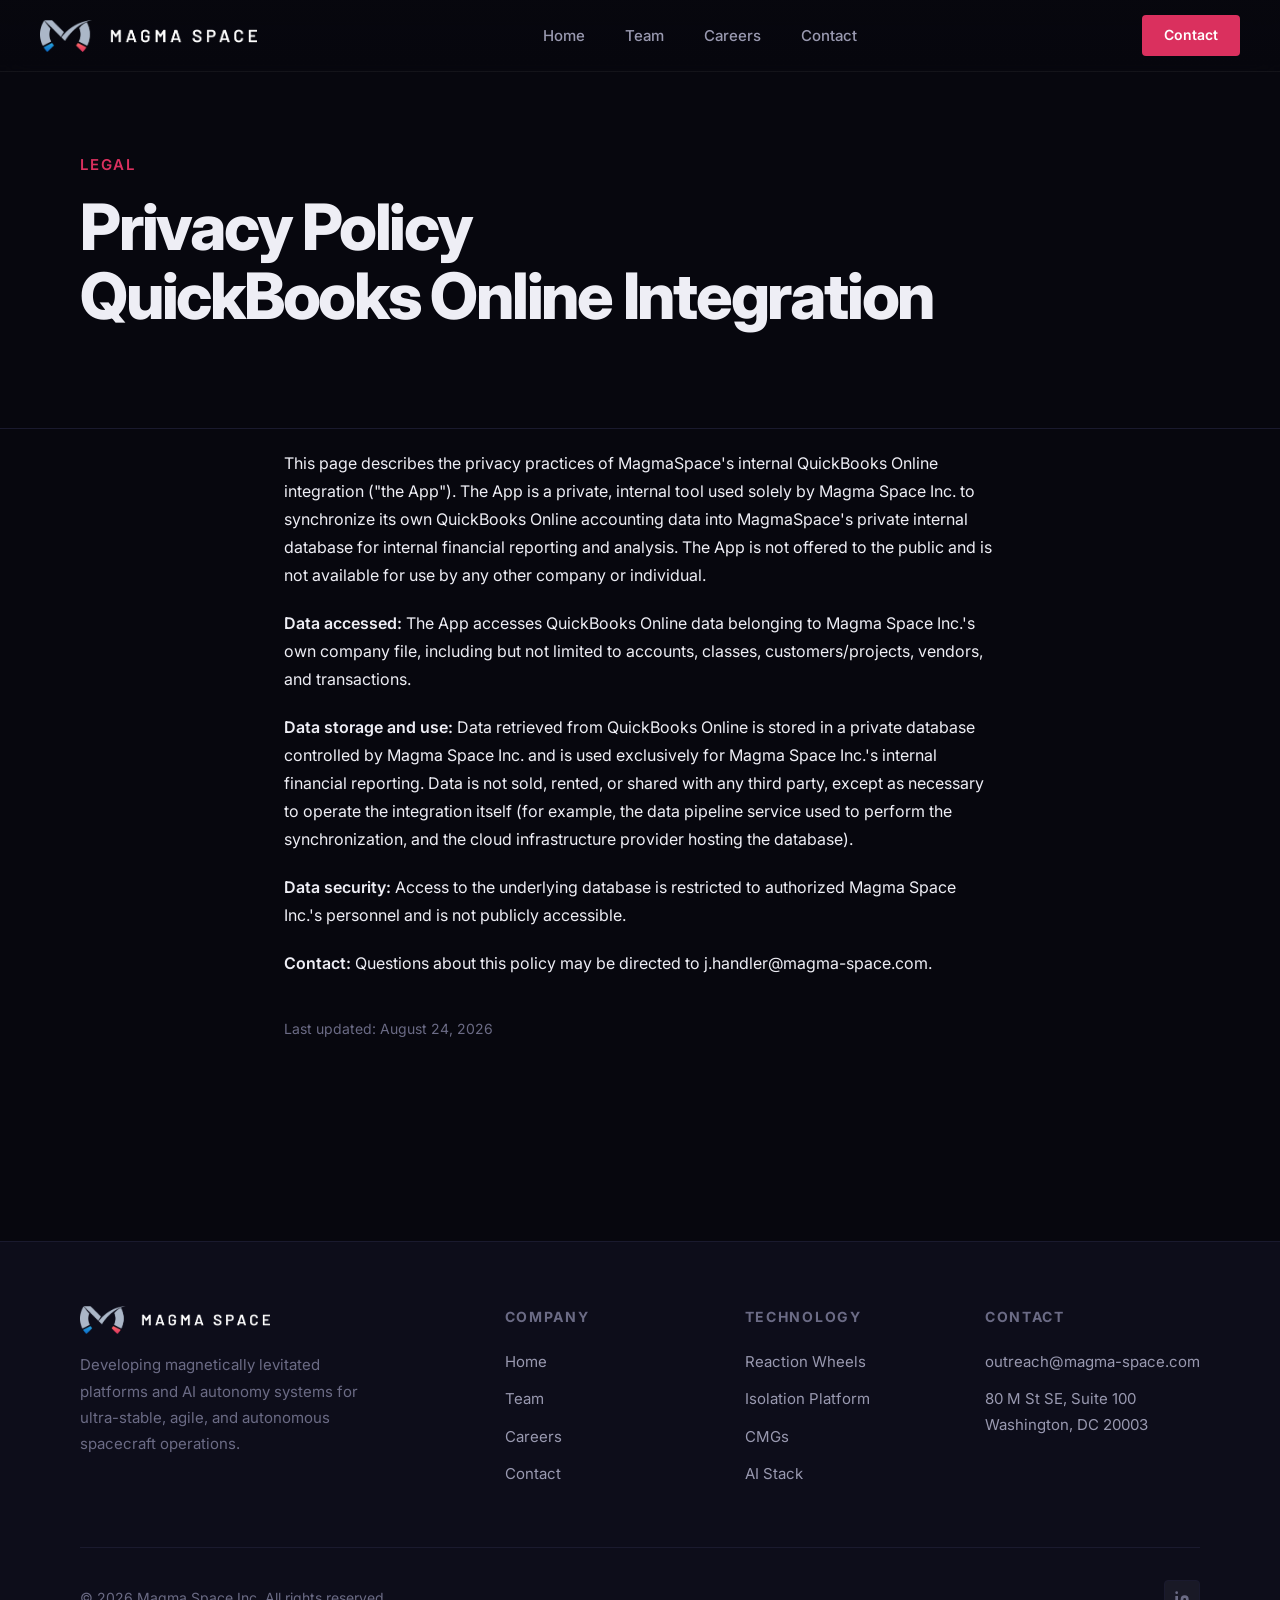
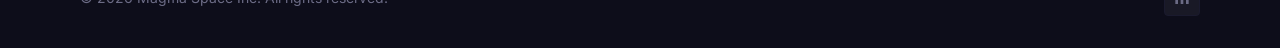
<file: quickbooks-integration/privacy-policy/index.html>
<!DOCTYPE html>
<html lang="en">
<head>
  <meta charset="UTF-8">
  <meta name="viewport" content="width=device-width, initial-scale=1.0">
  <title>Privacy Policy — QuickBooks Online Integration</title>
  <meta name="robots" content="noindex, nofollow">
  <link rel="icon" type="image/png" href="/Images/logos/magma_favicon.png">
  <meta name="theme-color" content="#DA305E">

  <link rel="preconnect" href="https://fonts.googleapis.com">
  <link rel="preconnect" href="https://fonts.gstatic.com" crossorigin>
  <link href="https://fonts.googleapis.com/css2?family=Inter:ital,wght@0,400;0,500;0,600;0,700;0,800;0,900;1,400&display=swap" rel="stylesheet">
  <link rel="stylesheet" href="/style.css">
  <style>
    .policy-body {
      max-width: 760px;
      margin: 0 auto;
      padding: 0 24px 80px;
      color: var(--text);
      line-height: 1.75;
      font-size: 16px;
    }
    .policy-body p { margin-bottom: 20px; }
    .policy-body strong { color: var(--text); font-weight: 600; }
    .policy-body .updated {
      margin-top: 40px;
      font-size: 14px;
      color: var(--text-muted);
    }
  </style>
</head>
<body>

<!-- ── Navigation ─────────────────────────────────────────────────── -->
<nav>
  <a href="/" class="nav-logo"><img src="/Images/logos/221030_Magma_Space_Logo_horizontal_negative.png" alt="Magma Space"></a>
  <ul class="nav-links">
    <li><a href="/">Home</a></li>
    <li><a href="/team">Team</a></li>
    <li><a href="/careers">Careers</a></li>
    <li><a href="/contact">Contact</a></li>
  </ul>
  <a href="/contact" class="btn-contact">Contact</a>
  <button class="nav-toggle" aria-label="Toggle navigation" aria-expanded="false">
    <span></span><span></span><span></span>
  </button>
</nav>

<!-- ── Page Hero ──────────────────────────────────────────────────── -->
<section class="page-hero">
  <div class="container">
    <span class="tag">Legal</span>
    <h1>Privacy Policy<br>QuickBooks Online Integration</h1>
  </div>
</section>

<!-- ── Body ───────────────────────────────────────────────────────── -->
<section class="section" style="padding-top: 20px;">
  <div class="policy-body">

    <p>This page describes the privacy practices of MagmaSpace's internal QuickBooks Online integration ("the App"). The App is a private, internal tool used solely by Magma Space Inc. to synchronize its own QuickBooks Online accounting data into MagmaSpace's private internal database for internal financial reporting and analysis. The App is not offered to the public and is not available for use by any other company or individual.</p>

    <p><strong>Data accessed:</strong> The App accesses QuickBooks Online data belonging to Magma Space Inc.'s own company file, including but not limited to accounts, classes, customers/projects, vendors, and transactions.</p>

    <p><strong>Data storage and use:</strong> Data retrieved from QuickBooks Online is stored in a private database controlled by Magma Space Inc. and is used exclusively for Magma Space Inc.'s internal financial reporting. Data is not sold, rented, or shared with any third party, except as necessary to operate the integration itself (for example, the data pipeline service used to perform the synchronization, and the cloud infrastructure provider hosting the database).</p>

    <p><strong>Data security:</strong> Access to the underlying database is restricted to authorized Magma Space Inc.'s personnel and is not publicly accessible.</p>

    <p><strong>Contact:</strong> Questions about this policy may be directed to <a href="mailto:j.handler@magma-space.com">j.handler@magma-space.com</a>.</p>

    <p class="updated">Last updated: August 24, 2026</p>

  </div>
</section>

<!-- ── Footer ─────────────────────────────────────────────────────── -->
<footer>
  <div class="container">
    <div class="footer-main">
      <div class="footer-brand">
        <a href="/" class="nav-logo"><img src="/Images/logos/221030_Magma_Space_Logo_horizontal_negative.png" alt="Magma Space"></a>
        <p>Developing magnetically levitated platforms and AI autonomy systems for ultra-stable, agile, and autonomous spacecraft operations.</p>
      </div>
      <div class="footer-col">
        <h4>Company</h4>
        <ul>
          <li><a href="/">Home</a></li>
          <li><a href="/team">Team</a></li>
          <li><a href="/careers">Careers</a></li>
          <li><a href="/contact">Contact</a></li>
        </ul>
      </div>
      <div class="footer-col">
        <h4>Technology</h4>
        <ul>
          <li><a href="/#capabilities">Reaction Wheels</a></li>
          <li><a href="/#capabilities">Isolation Platform</a></li>
          <li><a href="/#capabilities">CMGs</a></li>
          <li><a href="/#capabilities">AI Stack</a></li>
        </ul>
      </div>
      <div class="footer-col">
        <h4>Contact</h4>
        <ul>
          <li><a href="mailto:outreach@magma-space.com">outreach@magma-space.com</a></li>
          <li><a href="/contact">80 M St SE, Suite 100<br>Washington, DC 20003</a></li>
        </ul>
      </div>
    </div>
    <div class="footer-bottom">
      <p>&copy; 2026 Magma Space Inc. All rights reserved.</p>
      <div class="footer-social">
        <a href="https://www.linkedin.com/company/magma-space/" target="_blank" rel="noopener" aria-label="LinkedIn">
          <svg width="16" height="16" viewBox="0 0 24 24" fill="currentColor">
            <path d="M16 8a6 6 0 016 6v7h-4v-7a2 2 0 00-2-2 2 2 0 00-2 2v7h-4v-7a6 6 0 016-6zM2 9h4v12H2z"/>
            <circle cx="4" cy="4" r="2"/>
          </svg>
        </a>
      </div>
    </div>
  </div>
</footer>

<script src="/main.js"></script>
</body>
</html>
</file>
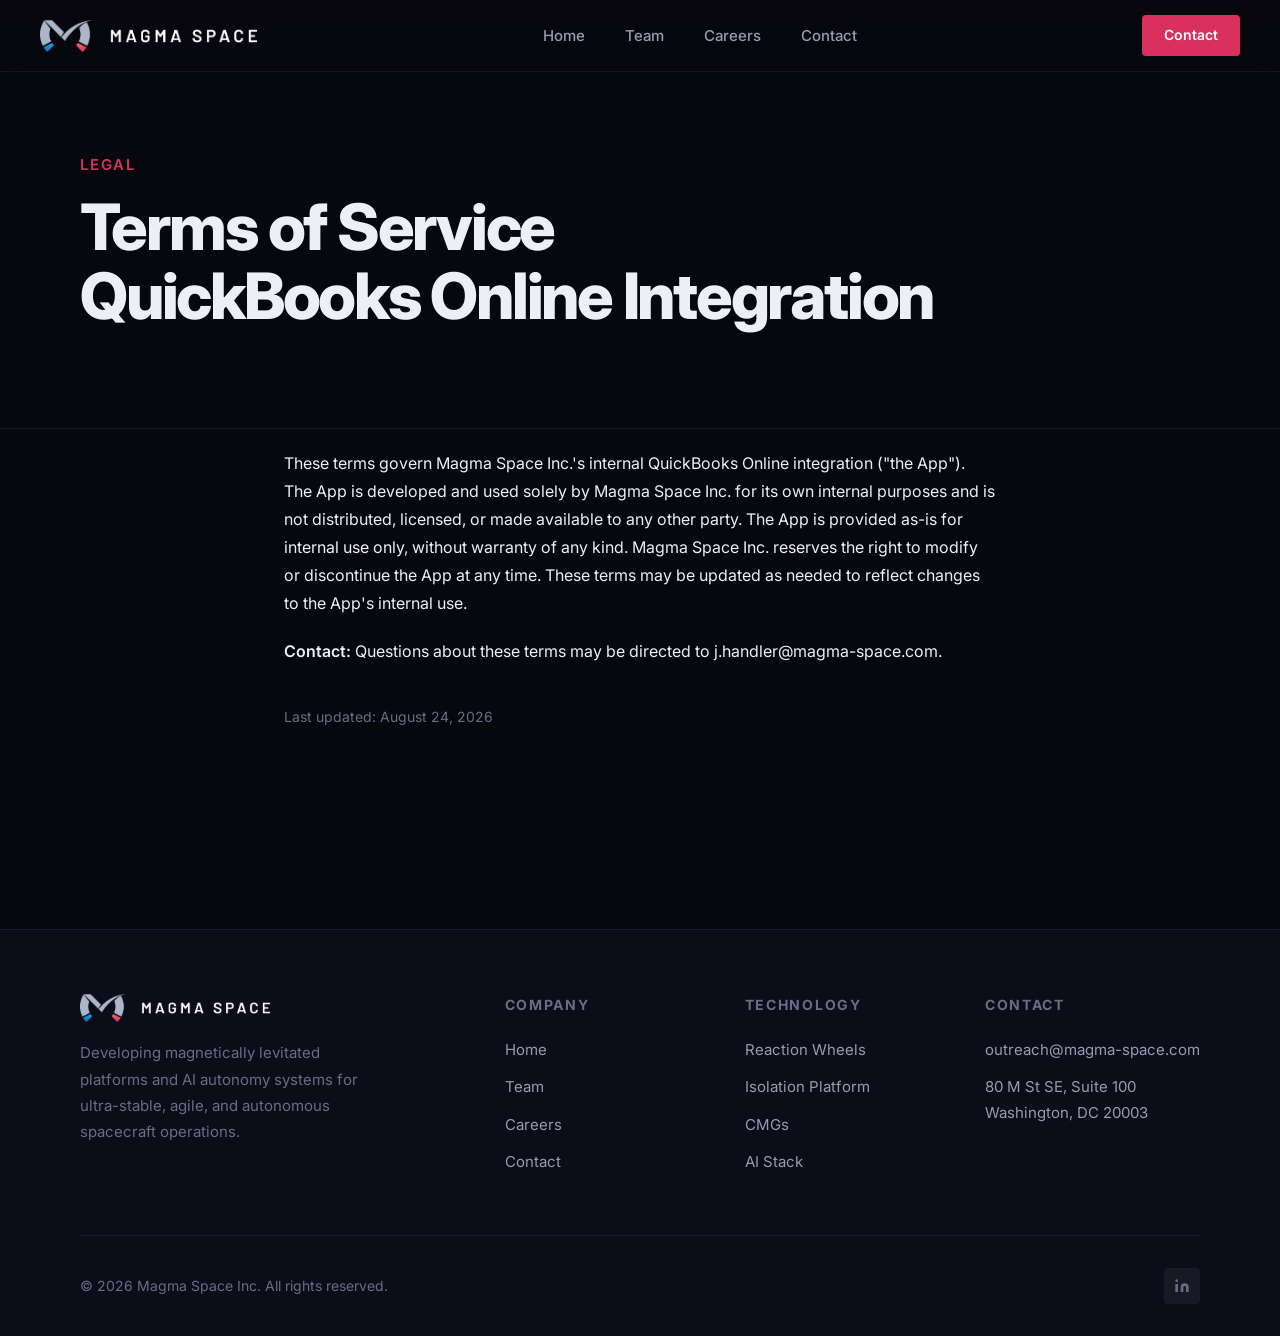
<file: quickbooks-integration/terms-of-service/index.html>
<!DOCTYPE html>
<html lang="en">
<head>
  <meta charset="UTF-8">
  <meta name="viewport" content="width=device-width, initial-scale=1.0">
  <title>Terms of Service — QuickBooks Online Integration</title>
  <meta name="robots" content="noindex, nofollow">
  <link rel="icon" type="image/png" href="/Images/logos/magma_favicon.png">
  <meta name="theme-color" content="#DA305E">

  <link rel="preconnect" href="https://fonts.googleapis.com">
  <link rel="preconnect" href="https://fonts.gstatic.com" crossorigin>
  <link href="https://fonts.googleapis.com/css2?family=Inter:ital,wght@0,400;0,500;0,600;0,700;0,800;0,900;1,400&display=swap" rel="stylesheet">
  <link rel="stylesheet" href="/style.css">
  <style>
    .policy-body {
      max-width: 760px;
      margin: 0 auto;
      padding: 0 24px 80px;
      color: var(--text);
      line-height: 1.75;
      font-size: 16px;
    }
    .policy-body p { margin-bottom: 20px; }
    .policy-body strong { color: var(--text); font-weight: 600; }
    .policy-body .updated {
      margin-top: 40px;
      font-size: 14px;
      color: var(--text-muted);
    }
  </style>
</head>
<body>

<!-- ── Navigation ─────────────────────────────────────────────────── -->
<nav>
  <a href="/" class="nav-logo"><img src="/Images/logos/221030_Magma_Space_Logo_horizontal_negative.png" alt="Magma Space"></a>
  <ul class="nav-links">
    <li><a href="/">Home</a></li>
    <li><a href="/team">Team</a></li>
    <li><a href="/careers">Careers</a></li>
    <li><a href="/contact">Contact</a></li>
  </ul>
  <a href="/contact" class="btn-contact">Contact</a>
  <button class="nav-toggle" aria-label="Toggle navigation" aria-expanded="false">
    <span></span><span></span><span></span>
  </button>
</nav>

<!-- ── Page Hero ──────────────────────────────────────────────────── -->
<section class="page-hero">
  <div class="container">
    <span class="tag">Legal</span>
    <h1>Terms of Service<br>QuickBooks Online Integration</h1>
  </div>
</section>

<!-- ── Body ───────────────────────────────────────────────────────── -->
<section class="section" style="padding-top: 20px;">
  <div class="policy-body">

    <p>These terms govern Magma Space Inc.'s internal QuickBooks Online integration ("the App"). The App is developed and used solely by Magma Space Inc. for its own internal purposes and is not distributed, licensed, or made available to any other party. The App is provided as-is for internal use only, without warranty of any kind. Magma Space Inc. reserves the right to modify or discontinue the App at any time. These terms may be updated as needed to reflect changes to the App's internal use.</p>

    <p><strong>Contact:</strong> Questions about these terms may be directed to <a href="mailto:j.handler@magma-space.com">j.handler@magma-space.com</a>.</p>

    <p class="updated">Last updated: August 24, 2026</p>

  </div>
</section>

<!-- ── Footer ─────────────────────────────────────────────────────── -->
<footer>
  <div class="container">
    <div class="footer-main">
      <div class="footer-brand">
        <a href="/" class="nav-logo"><img src="/Images/logos/221030_Magma_Space_Logo_horizontal_negative.png" alt="Magma Space"></a>
        <p>Developing magnetically levitated platforms and AI autonomy systems for ultra-stable, agile, and autonomous spacecraft operations.</p>
      </div>
      <div class="footer-col">
        <h4>Company</h4>
        <ul>
          <li><a href="/">Home</a></li>
          <li><a href="/team">Team</a></li>
          <li><a href="/careers">Careers</a></li>
          <li><a href="/contact">Contact</a></li>
        </ul>
      </div>
      <div class="footer-col">
        <h4>Technology</h4>
        <ul>
          <li><a href="/#capabilities">Reaction Wheels</a></li>
          <li><a href="/#capabilities">Isolation Platform</a></li>
          <li><a href="/#capabilities">CMGs</a></li>
          <li><a href="/#capabilities">AI Stack</a></li>
        </ul>
      </div>
      <div class="footer-col">
        <h4>Contact</h4>
        <ul>
          <li><a href="mailto:outreach@magma-space.com">outreach@magma-space.com</a></li>
          <li><a href="/contact">80 M St SE, Suite 100<br>Washington, DC 20003</a></li>
        </ul>
      </div>
    </div>
    <div class="footer-bottom">
      <p>&copy; 2026 Magma Space Inc. All rights reserved.</p>
      <div class="footer-social">
        <a href="https://www.linkedin.com/company/magma-space/" target="_blank" rel="noopener" aria-label="LinkedIn">
          <svg width="16" height="16" viewBox="0 0 24 24" fill="currentColor">
            <path d="M16 8a6 6 0 016 6v7h-4v-7a2 2 0 00-2-2 2 2 0 00-2 2v7h-4v-7a6 6 0 016-6zM2 9h4v12H2z"/>
            <circle cx="4" cy="4" r="2"/>
          </svg>
        </a>
      </div>
    </div>
  </div>
</footer>

<script src="/main.js"></script>
</body>
</html>
</file>
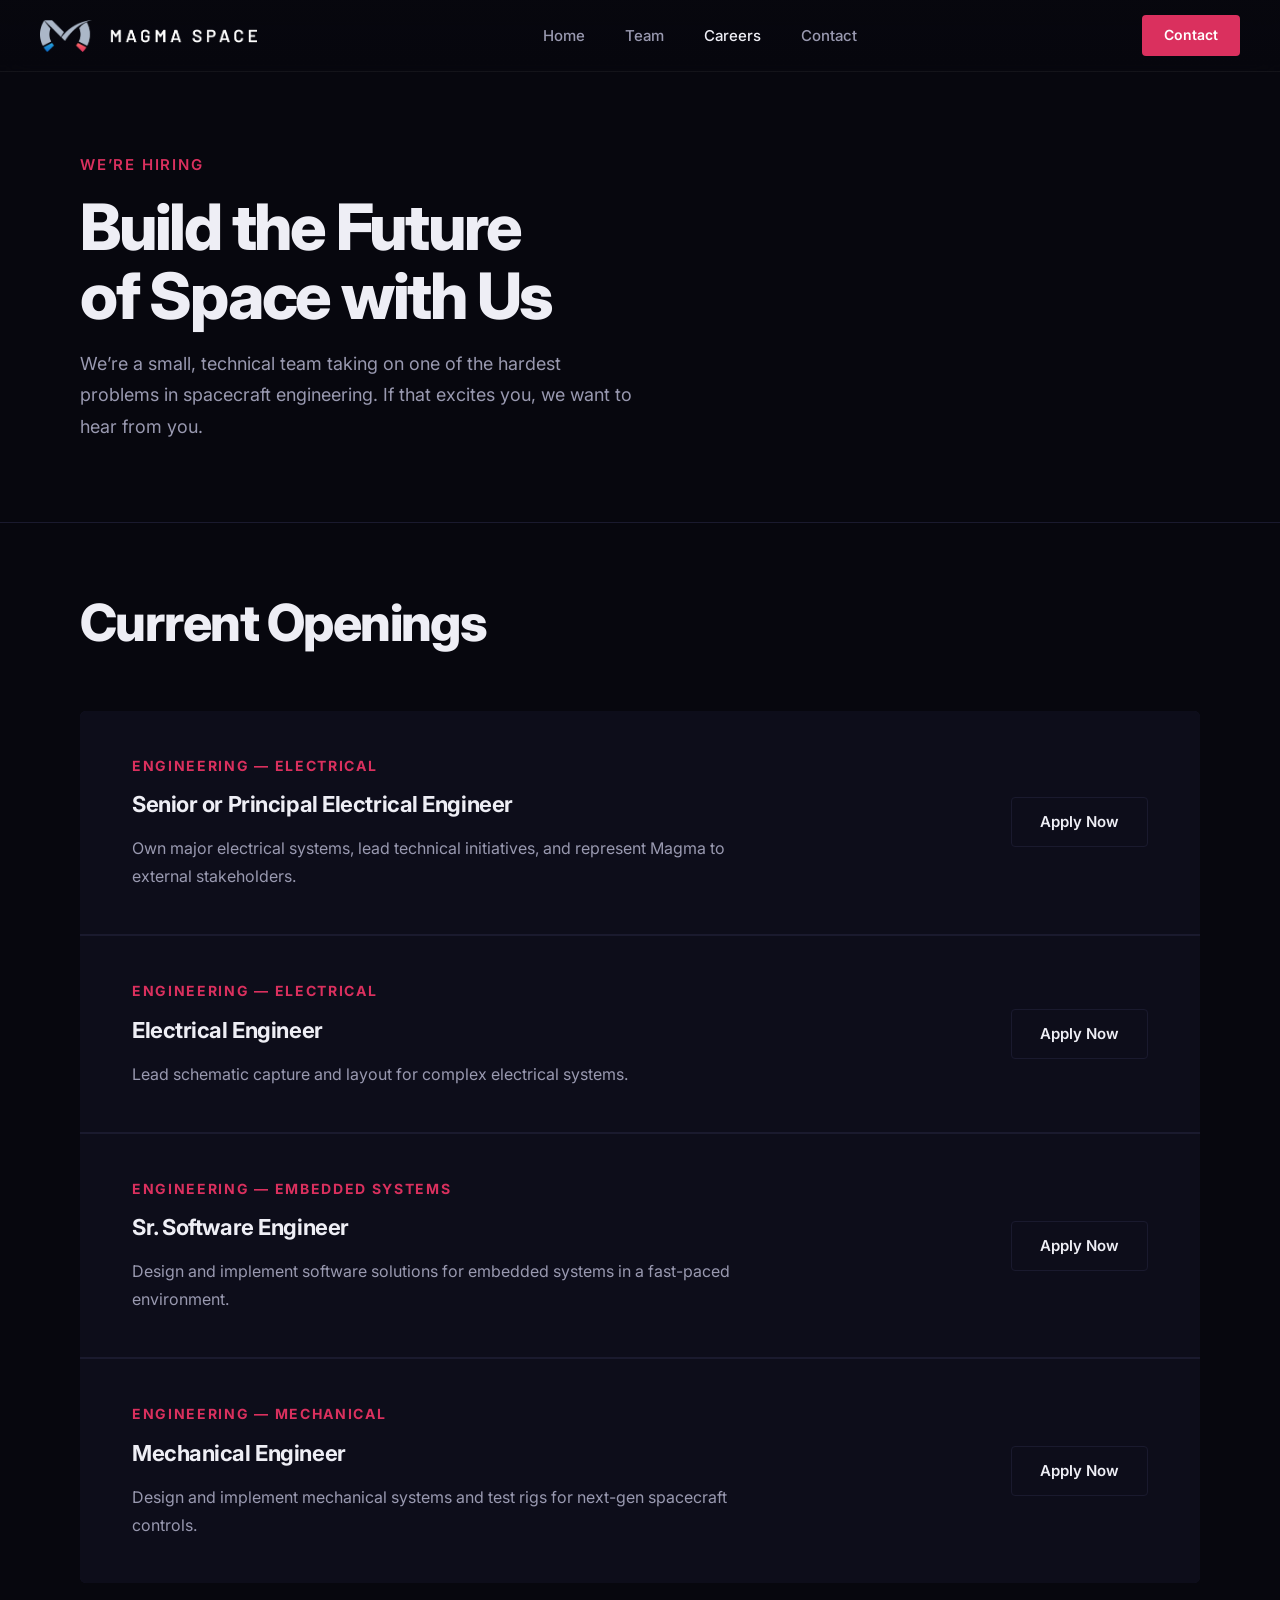
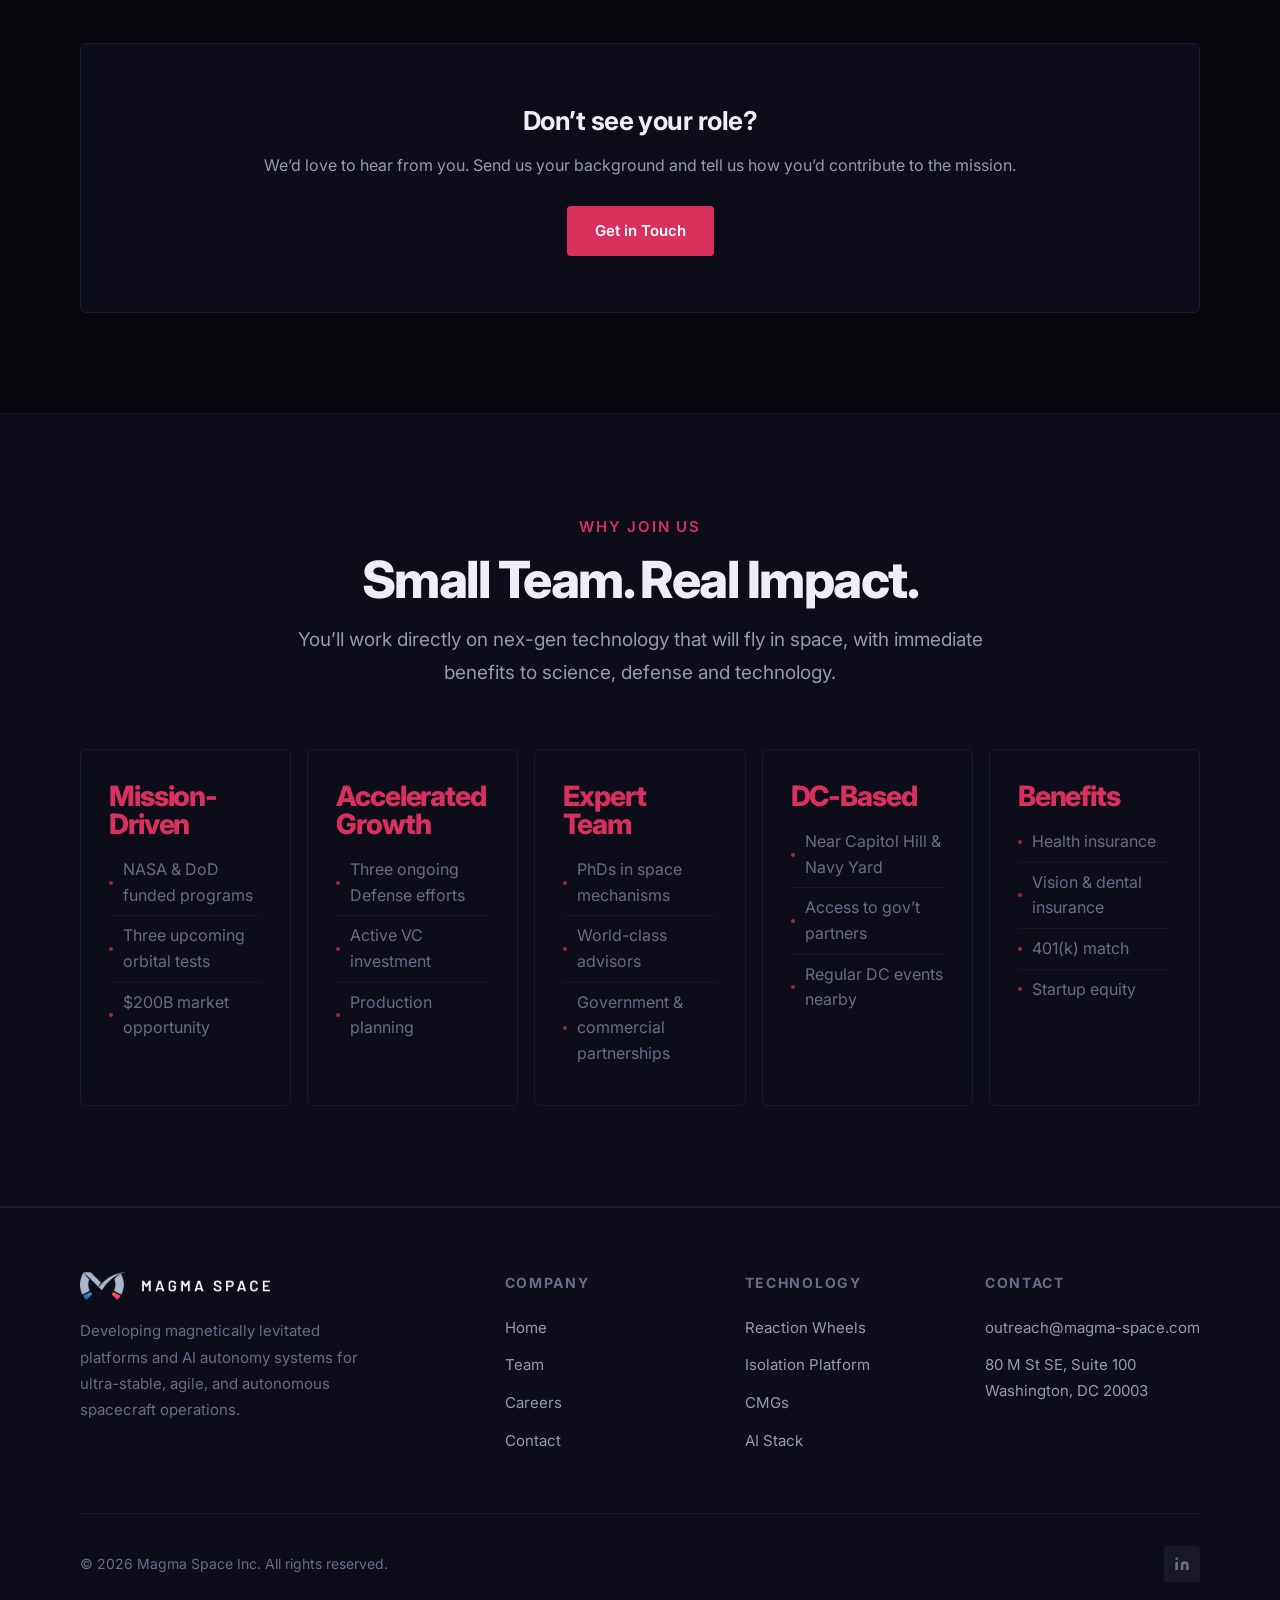
<file: careers.html>
<!DOCTYPE html>
<html lang="en">
<head>
  <meta charset="UTF-8">
  <meta name="viewport" content="width=device-width, initial-scale=1.0">
  <title>Careers — Magma Space</title>
  <meta name="description" content="Help build the next generation of precision satellite control systems and ultra-stable spacecraft. Open GNC, structures, and operations roles at Magma Space in Washington, DC.">
  <meta name="keywords" content="GNC engineer jobs, spacecraft engineering jobs, precision satellite control careers, spacecraft control systems engineer, Magma Space jobs, Washington DC aerospace jobs">
  <link rel="canonical" href="https://www.magma-space.com/careers">
  <link rel="icon" type="image/png" href="Images/logos/magma_favicon.png">
  <meta name="robots" content="index, follow, max-image-preview:large, max-snippet:-1">
  <meta name="theme-color" content="#DA305E">
  <meta name="author" content="Magma Space Inc.">

  <!-- Open Graph -->
  <meta property="og:type" content="website">
  <meta property="og:site_name" content="Magma Space">
  <meta property="og:url" content="https://www.magma-space.com/careers">
  <meta property="og:title" content="Careers — Magma Space">
  <meta property="og:description" content="Join the team building the next generation of ultra-stable, autonomous spacecraft. Open engineering and operations roles at Magma Space.">
  <meta property="og:image" content="https://www.magma-space.com/Images/stock/lasercomm.jpeg">
  <meta property="og:image:width" content="1200">
  <meta property="og:image:height" content="630">
  <meta property="og:locale" content="en_US">

  <!-- Twitter / X Card -->
  <meta name="twitter:card" content="summary_large_image">
  <meta name="twitter:title" content="Careers — Magma Space">
  <meta name="twitter:description" content="Join the team building the next generation of ultra-stable, autonomous spacecraft. Open engineering and operations roles at Magma Space.">
  <meta name="twitter:image" content="https://www.magma-space.com/Images/stock/lasercomm.jpeg">

  <link rel="preconnect" href="https://fonts.googleapis.com">
  <link rel="preconnect" href="https://fonts.gstatic.com" crossorigin>
  <link href="https://fonts.googleapis.com/css2?family=Inter:ital,wght@0,400;0,500;0,600;0,700;0,800;0,900;1,400&display=swap" rel="stylesheet">
  <link rel="stylesheet" href="style.css">

  <!-- Structured Data: JobPosting — Sr. GNC Modeling & Simulation Engineer -->
  <script type="application/ld+json">
  {
    "@context": "https://schema.org",
    "@type": "JobPosting",
    "title": "Sr. GNC Modeling & Simulation Engineer",
    "description": "<p>Integrate AI/ML models and GNC code with sensor and actuator data to enable adaptive, high-accuracy pointing. Develop mission-level simulations to validate performance on Magma's maglev actuator systems and autonomous capabilities.</p>",
    "identifier": {
      "@type": "PropertyValue",
      "name": "Magma Space",
      "value": "magma-space-sr-gnc-modeling-and-simulation-engineer"
    },
    "datePosted": "2026-05-07",
    "validThrough": "2027-05-07T23:59",
    "employmentType": "FULL_TIME",
    "industry": "Aerospace / Spacecraft Engineering",
    "occupationalCategory": "17-2011.00 Aerospace Engineers",
    "directApply": false,
    "hiringOrganization": {
      "@type": "Organization",
      "name": "Magma Space",
      "sameAs": "https://www.magma-space.com",
      "logo": "https://www.magma-space.com/Images/logos/magma_favicon.png"
    },
    "jobLocation": {
      "@type": "Place",
      "address": {
        "@type": "PostalAddress",
        "streetAddress": "80 M St SE, Suite 100",
        "addressLocality": "Washington",
        "addressRegion": "DC",
        "postalCode": "20003",
        "addressCountry": "US"
      }
    },
    "url": "https://jobs.gusto.com/postings/magma-space-sr-gnc-modeling-and-simulation-engineer-4566a71f-8dbb-4c8c-a1ca-2e9535885427"
  }
  </script>
  <!-- Structured Data: BreadcrumbList -->
  <script type="application/ld+json">
  {
    "@context": "https://schema.org",
    "@type": "BreadcrumbList",
    "itemListElement": [
      { "@type": "ListItem", "position": 1, "name": "Home", "item": "https://www.magma-space.com/" },
      { "@type": "ListItem", "position": 2, "name": "Careers", "item": "https://www.magma-space.com/careers" }
    ]
  }
  </script>
</head>
<body>

<!-- ── Navigation ─────────────────────────────────────────────────── -->
<nav>
  <a href="/" class="nav-logo"><img src="Images/logos/221030_Magma_Space_Logo_horizontal_negative.png" alt="Magma Space"></a>
  <ul class="nav-links">
    <li><a href="/">Home</a></li>
    <li><a href="/team">Team</a></li>
    <li><a href="/careers" class="active">Careers</a></li>
    <li><a href="/contact">Contact</a></li>
  </ul>
  <a href="/contact" class="btn-contact">Contact</a>
  <button class="nav-toggle" aria-label="Toggle navigation" aria-expanded="false">
    <span></span><span></span><span></span>
  </button>
</nav>

<!-- ── Page Hero ──────────────────────────────────────────────────── -->
<section class="page-hero">
  <div class="container">
    <span class="tag">We&rsquo;re Hiring</span>
    <h1>Build the Future<br>of Space with Us</h1>
    <p>We&rsquo;re a small, technical team taking on one of the hardest problems in spacecraft engineering. If that excites you, we want to hear from you.</p>
  </div>
</section>

<!-- ── Open Roles ─────────────────────────────────────────────────── -->
<section class="section" style="padding-top: 60px;">
  <div class="container">
    <div class="section-header">
      <h2>Current Openings</h2>
    </div>

    <div class="careers-list">

      <div class="job-card">
        <div class="job-info">
          <div class="job-dept">Engineering &mdash; Electrical</div>
          <h3>Senior or Principal Electrical Engineer</h3>
          <p>Own major electrical systems, lead technical initiatives, and represent Magma to external stakeholders.</p>
        </div>
        <a href="https://jobs.gusto.com/postings/magma-space-senior-or-principal-electrical-engineer-47aafe91-1a99-46e9-972b-e583207f945b" target="_blank" rel="noopener" class="btn-apply">Apply Now</a>
      </div>

      <div class="job-card">
        <div class="job-info">
          <div class="job-dept">Engineering &mdash; Electrical</div>
          <h3>Electrical Engineer</h3>
          <p>Lead schematic capture and layout for complex electrical systems.</p>
        </div>
        <a href="https://jobs.gusto.com/postings/magma-space-electrical-engineer-fd25c58d-d588-4143-a36d-a4d3fbacba07" target="_blank" rel="noopener" class="btn-apply">Apply Now</a>
      </div>

      <div class="job-card">
        <div class="job-info">
          <div class="job-dept">Engineering &mdash; Embedded Systems</div>
          <h3>Sr. Software Engineer</h3>
          <p>Design and implement software solutions for embedded systems in a fast-paced environment.</p>
        </div>
        <a href="https://jobs.gusto.com/postings/magma-space-sr-software-engineer-76b18188-4ea6-47f1-8c62-649c473f181d" target="_blank" rel="noopener" class="btn-apply">Apply Now</a>
      </div>

      <div class="job-card">
        <div class="job-info">
          <div class="job-dept">Engineering &mdash; Mechanical</div>
          <h3>Mechanical Engineer</h3>
          <p>Design and implement mechanical systems and test rigs for next-gen spacecraft controls.</p>
        </div>
        <a href="https://jobs.gusto.com/postings/magma-space-mechanical-engineer-83701ce3-2e14-41fe-b1d6-85ab105aa64a" target="_blank" rel="noopener" class="btn-apply">Apply Now</a>
      </div>

    </div>

    <!-- Open Application CTA -->
    <div class="careers-cta">
      <h3>Don&rsquo;t see your role?</h3>
      <p>We&rsquo;d love to hear from you. Send us your background and tell us how you&rsquo;d contribute to the mission.</p>
      <a href="https://jobs.gusto.com/postings/magma-space-open-role-f9015da3-1de1-4fc9-adf2-00e22a86780e" target="_blank" rel="noopener" class="btn btn-primary">Get in Touch</a>
    </div>

  </div>
</section>

<!-- ── Why Magma ───────────────────────────────────────────────────── -->
<section class="section" style="background: var(--bg-card); border-top: 1px solid var(--border); border-bottom: 1px solid var(--border);">
  <div class="container">
    <div class="section-header centered">
      <span class="tag">Why Join Us</span>
      <h2>Small Team. Real Impact.</h2>
      <p>You&rsquo;ll work directly on nex-gen technology that will fly in space, with immediate benefits to science, defense and technology.</p>
    </div>
    <div class="markets-grid">
      <div class="market-card">
        <div class="market-value" style="font-size: 28px; margin-bottom: 12px;">Mission-Driven</div>
        <ul>
          <li>NASA &amp; DoD funded programs</li>
          <li>Three upcoming orbital tests</li>
          <li>$200B market opportunity</li>
        </ul>
      </div>
      <div class="market-card">
        <div class="market-value" style="font-size: 28px; margin-bottom: 12px;">Accelerated Growth</div>
        <ul>
          <li>Three ongoing Defense efforts</li>
          <li>Active VC investment</li>
          <li>Production planning</li>
        </ul>
      </div>
      <div class="market-card">
        <div class="market-value" style="font-size: 28px; margin-bottom: 12px;">Expert Team</div>
        <ul>
          <li>PhDs in space mechanisms</li>
          <li>World-class advisors</li>
          <li>Government &amp; commercial partnerships</li>
        </ul>
      </div>
      <div class="market-card">
        <div class="market-value" style="font-size: 28px; margin-bottom: 12px;">DC-Based</div>
        <ul>
          <li>Near Capitol Hill &amp; Navy Yard</li>
          <li>Access to gov&rsquo;t partners</li>
          <li>Regular DC events nearby</li>
        </ul>
      </div>
      <div class="market-card">
        <div class="market-value" style="font-size: 28px; margin-bottom: 12px;">Benefits</div>
        <ul>
          <li>Health insurance</li>
          <li>Vision &amp; dental insurance</li>
          <li>401(k) match</li>
          <li>Startup equity</li>
        </ul>
      </div>
    </div>
  </div>
</section>

<!-- ── Footer ─────────────────────────────────────────────────────── -->
<footer>
  <div class="container">
    <div class="footer-main">
      <div class="footer-brand">
        <a href="/" class="nav-logo"><img src="Images/logos/221030_Magma_Space_Logo_horizontal_negative.png" alt="Magma Space"></a>
        <p>Developing magnetically levitated platforms and AI autonomy systems for ultra-stable, agile, and autonomous spacecraft operations.</p>
      </div>
      <div class="footer-col">
        <h4>Company</h4>
        <ul>
          <li><a href="/">Home</a></li>
          <li><a href="/team">Team</a></li>
          <li><a href="/careers">Careers</a></li>
          <li><a href="/contact">Contact</a></li>
        </ul>
      </div>
      <div class="footer-col">
        <h4>Technology</h4>
        <ul>
          <li><a href="/#capabilities">Reaction Wheels</a></li>
          <li><a href="/#capabilities">Isolation Platform</a></li>
          <li><a href="/#capabilities">CMGs</a></li>
          <li><a href="/#capabilities">AI Stack</a></li>
        </ul>
      </div>
      <div class="footer-col">
        <h4>Contact</h4>
        <ul>
          <li><a href="mailto:outreach@magma-space.com">outreach@magma-space.com</a></li>
          <li><a href="/contact">80 M St SE, Suite 100<br>Washington, DC 20003</a></li>
        </ul>
      </div>
    </div>
    <div class="footer-bottom">
      <p>&copy; 2026 Magma Space Inc. All rights reserved.</p>
      <div class="footer-social">
        <a href="https://www.linkedin.com/company/magma-space/" target="_blank" rel="noopener" aria-label="LinkedIn">
          <svg width="16" height="16" viewBox="0 0 24 24" fill="currentColor">
            <path d="M16 8a6 6 0 016 6v7h-4v-7a2 2 0 00-2-2 2 2 0 00-2 2v7h-4v-7a6 6 0 016-6zM2 9h4v12H2z"/>
            <circle cx="4" cy="4" r="2"/>
          </svg>
        </a>
      </div>
    </div>
  </div>
</footer>

<script src="main.js"></script>
</body>
</html>
</file>
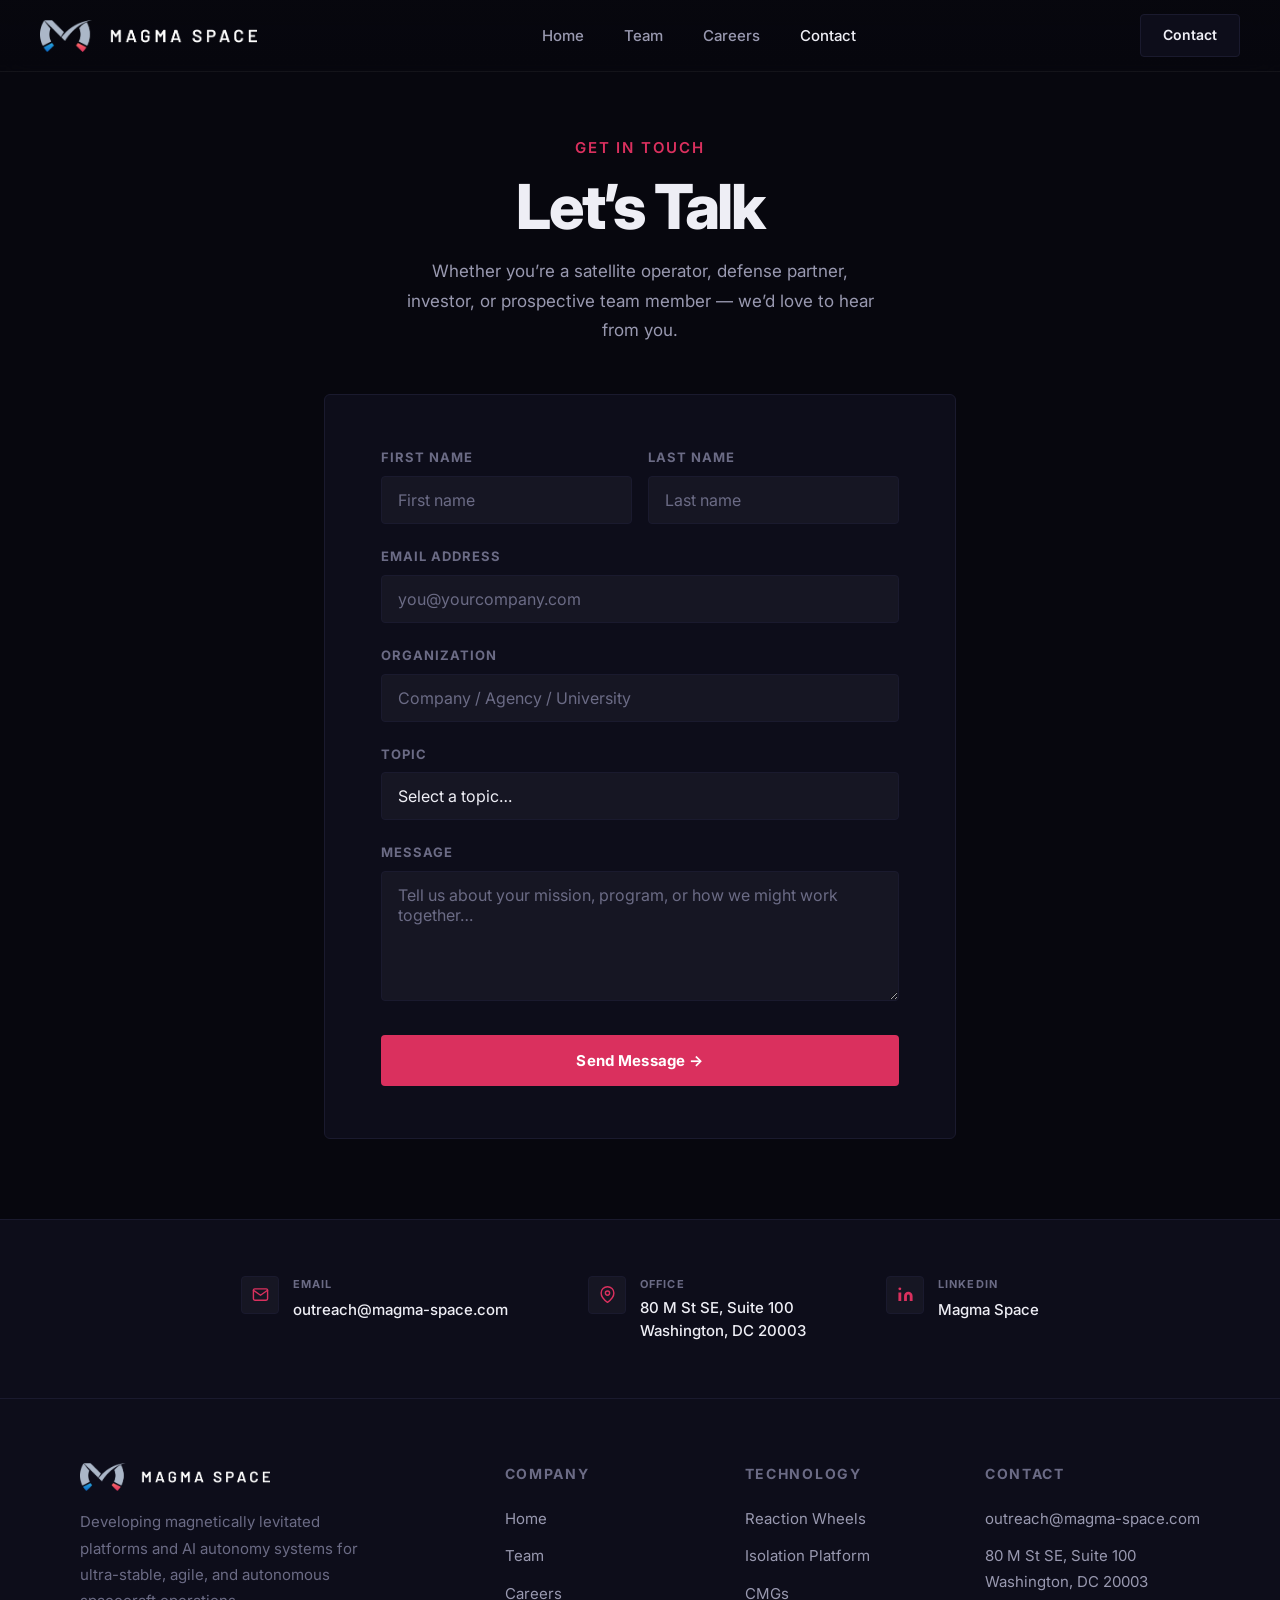
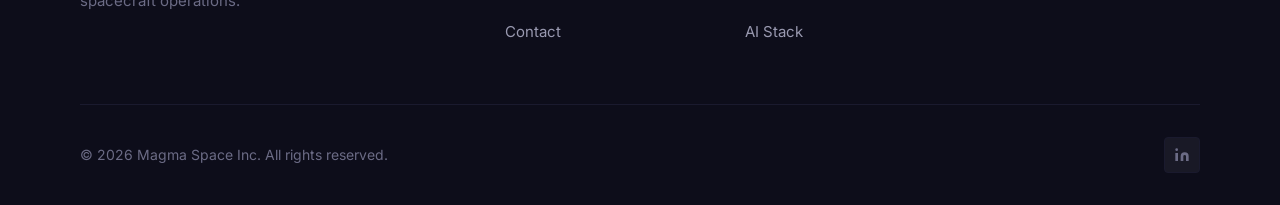
<file: contact.html>
<!DOCTYPE html>
<html lang="en">
<head>
  <meta charset="UTF-8">
  <meta name="viewport" content="width=device-width, initial-scale=1.0">
  <title>Contact — Magma Space</title>
  <meta name="description" content="Contact Magma Space about our precision satellite control systems, magnetically levitated reaction wheels, or applications in directed energy, quantum sensing in space, and lasercomm.">
  <meta name="keywords" content="contact Magma Space, precision satellite control systems, magnetically levitated reaction wheel, precision spacecraft, directed energy, quantum in space, low-jitter reaction wheel">
  <link rel="canonical" href="https://www.magma-space.com/contact">
  <link rel="icon" type="image/png" href="Images/logos/magma_favicon.png">
  <meta name="robots" content="index, follow, max-image-preview:large, max-snippet:-1">
  <meta name="theme-color" content="#DA305E">
  <meta name="author" content="Magma Space Inc.">

  <!-- Open Graph -->
  <meta property="og:type" content="website">
  <meta property="og:site_name" content="Magma Space">
  <meta property="og:url" content="https://www.magma-space.com/contact">
  <meta property="og:title" content="Contact — Magma Space">
  <meta property="og:description" content="Get in touch with Magma Space. Whether you're a potential partner, investor, or customer — we'd love to hear from you.">
  <meta property="og:image" content="https://www.magma-space.com/Images/stock/lasercomm.jpeg">
  <meta property="og:image:width" content="1200">
  <meta property="og:image:height" content="630">
  <meta property="og:locale" content="en_US">

  <!-- Twitter / X Card -->
  <meta name="twitter:card" content="summary_large_image">
  <meta name="twitter:title" content="Contact — Magma Space">
  <meta name="twitter:description" content="Get in touch with Magma Space. Whether you're a potential partner, investor, or customer — we'd love to hear from you.">
  <meta name="twitter:image" content="https://www.magma-space.com/Images/stock/lasercomm.jpeg">

  <link rel="preconnect" href="https://fonts.googleapis.com">
  <link rel="preconnect" href="https://fonts.gstatic.com" crossorigin>
  <link href="https://fonts.googleapis.com/css2?family=Inter:ital,wght@0,400;0,500;0,600;0,700;0,800;0,900;1,400&display=swap" rel="stylesheet">
  <link rel="stylesheet" href="style.css">

  <!-- Structured Data: ContactPage -->
  <script type="application/ld+json">
  {
    "@context": "https://schema.org",
    "@type": "ContactPage",
    "name": "Contact — Magma Space",
    "url": "https://www.magma-space.com/contact",
    "description": "Contact Magma Space about our precision satellite control systems, magnetically levitated reaction wheels, or applications in directed energy, quantum sensing in space, and lasercomm.",
    "mainEntity": {
      "@type": "Organization",
      "name": "Magma Space",
      "url": "https://www.magma-space.com",
      "email": "outreach@magma-space.com",
      "address": {
        "@type": "PostalAddress",
        "streetAddress": "80 M St SE, Suite 100",
        "addressLocality": "Washington",
        "addressRegion": "DC",
        "postalCode": "20003",
        "addressCountry": "US"
      },
      "contactPoint": {
        "@type": "ContactPoint",
        "email": "outreach@magma-space.com",
        "contactType": "customer service"
      }
    }
  }
  </script>
  <!-- Structured Data: BreadcrumbList -->
  <script type="application/ld+json">
  {
    "@context": "https://schema.org",
    "@type": "BreadcrumbList",
    "itemListElement": [
      { "@type": "ListItem", "position": 1, "name": "Home", "item": "https://www.magma-space.com/" },
      { "@type": "ListItem", "position": 2, "name": "Contact", "item": "https://www.magma-space.com/contact" }
    ]
  }
  </script>

  <style>
    /* ── Contact page layout ─────────────────────────────────────────── */
    .contact-page {
      min-height: 100vh;
      display: flex;
      flex-direction: column;
    }

    .contact-hero {
      padding: calc(var(--nav-h) + 64px) 0 48px;
      text-align: center;
    }
    .contact-hero .tag { margin-bottom: 14px; display: block; }
    .contact-hero h1 {
      font-size: clamp(36px, 5vw, 62px);
      font-weight: 800;
      letter-spacing: -0.035em;
      line-height: 1.08;
      margin-bottom: 16px;
    }
    .contact-hero p {
      font-size: 17px;
      color: var(--text-dim);
      max-width: 480px;
      margin: 0 auto;
      line-height: 1.75;
    }

    /* Center form column */
    .contact-form-wrap {
      max-width: 680px;
      margin: 0 auto;
      width: 100%;
      padding: 0 24px 80px;
    }

    /* Form card */
    .contact-card {
      background: var(--bg-card);
      border: 1px solid var(--border);
      border-radius: var(--r);
      padding: 52px 56px;
    }

    /* Info strip below form */
    .contact-info-strip {
      border-top: 1px solid var(--border);
      padding: 56px 0;
      background: var(--bg-card);
    }
    .contact-info-inner {
      display: flex;
      justify-content: center;
      gap: 80px;
      flex-wrap: wrap;
    }
    .ci-item {
      display: flex;
      gap: 14px;
      align-items: flex-start;
    }
    .ci-icon {
      width: 38px;
      height: 38px;
      background: rgba(255,255,255,0.04);
      border: 1px solid var(--border);
      border-radius: 4px;
      display: flex;
      align-items: center;
      justify-content: center;
      color: var(--accent);
      flex-shrink: 0;
    }
    .ci-text .label {
      font-size: 11px;
      font-weight: 700;
      text-transform: uppercase;
      letter-spacing: 0.1em;
      color: var(--text-muted);
      margin-bottom: 4px;
    }
    .ci-text .value {
      font-size: 15px;
      font-weight: 500;
      color: var(--text);
      line-height: 1.5;
    }
    .ci-text a.value:hover { color: var(--accent); }

    @media (max-width: 640px) {
      .contact-card { padding: 32px 24px; }
      .contact-info-inner { gap: 40px; flex-direction: column; align-items: flex-start; padding: 0 24px; }
    }
  </style>
</head>
<body class="contact-page">

<!-- ── Navigation ─────────────────────────────────────────────────── -->
<nav>
  <a href="/" class="nav-logo"><img src="Images/logos/221030_Magma_Space_Logo_horizontal_negative.png" alt="Magma Space"></a>
  <ul class="nav-links">
    <li><a href="/">Home</a></li>
    <li><a href="/team">Team</a></li>
    <li><a href="/careers">Careers</a></li>
    <li><a href="/contact" class="active">Contact</a></li>
  </ul>
  <a href="/contact" class="btn-contact" style="background: var(--bg-card); color: var(--text); border: 1px solid var(--border);">Contact</a>
  <button class="nav-toggle" aria-label="Toggle navigation" aria-expanded="false">
    <span></span><span></span><span></span>
  </button>
</nav>

<!-- ── Hero ───────────────────────────────────────────────────────── -->
<section class="contact-hero">
  <div class="container">
    <span class="tag">Get in Touch</span>
    <h1>Let&rsquo;s Talk</h1>
    <p>Whether you&rsquo;re a satellite operator, defense partner, investor, or prospective team member &mdash; we&rsquo;d love to hear from you.</p>
  </div>
</section>

<!-- ── Form ───────────────────────────────────────────────────────── -->
<div class="contact-form-wrap">
  <div class="contact-card">

    <!-- Replace YOUR_FORM_ID below with your backend form endpoint -->
    <form action="https://formspree.io/f/xreajppz" method="POST">

      <div class="form-row">
        <div class="form-group">
          <label for="first-name">First Name</label>
          <input type="text" id="first-name" name="first_name" placeholder="First name" required>
        </div>
        <div class="form-group">
          <label for="last-name">Last Name</label>
          <input type="text" id="last-name" name="last_name" placeholder="Last name" required>
        </div>
      </div>

      <div class="form-group">
        <label for="email">Email Address</label>
        <input type="email" id="email" name="email" placeholder="you@yourcompany.com" required>
      </div>

      <div class="form-group">
        <label for="org">Organization</label>
        <input type="text" id="org" name="organization" placeholder="Company / Agency / University">
      </div>

      <div class="form-group">
        <label for="subject">Topic</label>
        <select id="subject" name="subject">
          <option value="" disabled selected>Select a topic&hellip;</option>
          <option value="partnership">Commercial Partnership</option>
          <option value="government">Government / Defense</option>
          <option value="product">Product Inquiry</option>
          <option value="investment">Investment</option>
          <option value="careers">Careers</option>
          <option value="press">Press &amp; Media</option>
          <option value="other">Other</option>
        </select>
      </div>

      <div class="form-group">
        <label for="message">Message</label>
        <textarea id="message" name="message" placeholder="Tell us about your mission, program, or how we might work together&hellip;" required></textarea>
      </div>

      <button type="submit" class="form-submit">Send Message &rarr;</button>

    </form>
  </div>
</div>

<!-- ── Contact Info Strip ─────────────────────────────────────────── -->
<div class="contact-info-strip">
  <div class="contact-info-inner">

    <div class="ci-item">
      <div class="ci-icon">
        <svg width="17" height="17" viewBox="0 0 24 24" fill="none" stroke="currentColor" stroke-width="2" stroke-linecap="round" stroke-linejoin="round">
          <path d="M4 4h16c1.1 0 2 .9 2 2v12c0 1.1-.9 2-2 2H4c-1.1 0-2-.9-2-2V6c0-1.1.9-2 2-2z"/>
          <polyline points="22,6 12,13 2,6"/>
        </svg>
      </div>
      <div class="ci-text">
        <p class="label">Email</p>
        <a href="mailto:outreach@magma-space.com" class="value">outreach@magma-space.com</a>
      </div>
    </div>

    <div class="ci-item">
      <div class="ci-icon">
        <svg width="17" height="17" viewBox="0 0 24 24" fill="none" stroke="currentColor" stroke-width="2" stroke-linecap="round" stroke-linejoin="round">
          <path d="M21 10c0 7-9 13-9 13s-9-6-9-13a9 9 0 0118 0z"/>
          <circle cx="12" cy="10" r="3"/>
        </svg>
      </div>
      <div class="ci-text">
        <p class="label">Office</p>
        <p class="value">80 M St SE, Suite 100<br>Washington, DC 20003</p>
      </div>
    </div>

    <div class="ci-item">
      <div class="ci-icon">
        <svg width="17" height="17" viewBox="0 0 24 24" fill="currentColor">
          <path d="M16 8a6 6 0 016 6v7h-4v-7a2 2 0 00-2-2 2 2 0 00-2 2v7h-4v-7a6 6 0 016-6zM2 9h4v12H2z"/>
          <circle cx="4" cy="4" r="2"/>
        </svg>
      </div>
      <div class="ci-text">
        <p class="label">LinkedIn</p>
        <a href="https://www.linkedin.com/company/magma-space/" target="_blank" rel="noopener" class="value">Magma Space</a>
      </div>
    </div>

  </div>
</div>

<!-- ── Footer ─────────────────────────────────────────────────────── -->
<footer>
  <div class="container">
    <div class="footer-main">
      <div class="footer-brand">
        <a href="/" class="nav-logo"><img src="Images/logos/221030_Magma_Space_Logo_horizontal_negative.png" alt="Magma Space"></a>
        <p>Developing magnetically levitated platforms and AI autonomy systems for ultra-stable, agile, and autonomous spacecraft operations.</p>
      </div>
      <div class="footer-col">
        <h4>Company</h4>
        <ul>
          <li><a href="/">Home</a></li>
          <li><a href="/team">Team</a></li>
          <li><a href="/careers">Careers</a></li>
          <li><a href="/contact">Contact</a></li>
        </ul>
      </div>
      <div class="footer-col">
        <h4>Technology</h4>
        <ul>
          <li><a href="/#capabilities">Reaction Wheels</a></li>
          <li><a href="/#capabilities">Isolation Platform</a></li>
          <li><a href="/#capabilities">CMGs</a></li>
          <li><a href="/#capabilities">AI Stack</a></li>
        </ul>
      </div>
      <div class="footer-col">
        <h4>Contact</h4>
        <ul>
          <li><a href="mailto:outreach@magma-space.com">outreach@magma-space.com</a></li>
          <li><a href="/contact">80 M St SE, Suite 100<br>Washington, DC 20003</a></li>
        </ul>
      </div>
    </div>
    <div class="footer-bottom">
      <p>&copy; 2026 Magma Space Inc. All rights reserved.</p>
      <div class="footer-social">
        <a href="https://www.linkedin.com/company/magma-space/" target="_blank" rel="noopener" aria-label="LinkedIn">
          <svg width="16" height="16" viewBox="0 0 24 24" fill="currentColor">
            <path d="M16 8a6 6 0 016 6v7h-4v-7a2 2 0 00-2-2 2 2 0 00-2 2v7h-4v-7a6 6 0 016-6zM2 9h4v12H2z"/>
            <circle cx="4" cy="4" r="2"/>
          </svg>
        </a>
      </div>
    </div>
  </div>
</footer>

<script src="main.js"></script>
</body>
</html>
</file>
<file: style.css>
/* ─── Reset ─────────────────────────────────────────────────────────── */
*, *::before, *::after { box-sizing: border-box; margin: 0; padding: 0; }
html { scroll-behavior: smooth; }
body {
  font-family: 'Inter', system-ui, -apple-system, sans-serif;
  background: var(--bg);
  color: var(--text);
  line-height: 1.6;
  -webkit-font-smoothing: antialiased;
}
img { max-width: 100%; display: block; }
a { color: inherit; text-decoration: none; }

/* ─── Variables ─────────────────────────────────────────────────────── */
:root {
  --bg:            #07070e;
  --bg-card:       #0d0d1a;
  --bg-card-hover: #121225;
  --border:        #1a1a2e;
  --accent:        #DA305E;
  --accent-hover:  #b82550;
  --accent-blue:   #2174CB;
  --text:          #eeeef5;
  --text-muted:    #6b6b85;
  --text-dim:      #9999b0;
  --nav-h:         72px;
  --max:           1200px;
  --r:             6px;
}

/* ─── Utilities ─────────────────────────────────────────────────────── */
.container { max-width: var(--max); margin: 0 auto; padding: 0 40px; }
.tag {
  font-size: 15px;
  font-weight: 600;
  letter-spacing: 0.12em;
  text-transform: uppercase;
  color: var(--accent);
}
.section    { padding: 100px 0; }
.section-sm { padding: 60px 0; }

/* ─── Navigation ────────────────────────────────────────────────────── */
nav {
  position: fixed;
  top: 0; left: 0; right: 0;
  height: var(--nav-h);
  display: flex;
  align-items: center;
  justify-content: space-between;
  padding: 0 40px;
  z-index: 100;
  background: linear-gradient(to bottom, rgba(7,7,14,0.97) 0%, rgba(7,7,14,0.85) 100%);
  backdrop-filter: blur(16px);
  border-bottom: 1px solid rgba(255,255,255,0.05);
}
.nav-logo {
  display: flex;
  align-items: center;
  flex-shrink: 0;
}
.nav-logo img {
  height: 32px;
  width: auto;
  display: block;
}
.nav-links { display: flex; list-style: none; gap: 40px; }
.nav-links a {
  font-size: 15px;
  font-weight: 500;
  color: var(--text-dim);
  transition: color 0.2s;
}
.nav-links a:hover,
.nav-links a.active { color: var(--text); }
.nav-toggle {
  display: none;
  flex-direction: column;
  justify-content: center;
  gap: 5px;
  background: none;
  border: none;
  cursor: pointer;
  padding: 8px;
  z-index: 101;
}
.nav-toggle span {
  display: block;
  width: 22px;
  height: 2px;
  background: var(--text);
  border-radius: 2px;
  transition: transform 0.25s, opacity 0.25s;
}
.nav-toggle.open span:nth-child(1) { transform: translateY(7px) rotate(45deg); }
.nav-toggle.open span:nth-child(2) { opacity: 0; }
.nav-toggle.open span:nth-child(3) { transform: translateY(-7px) rotate(-45deg); }
.btn-contact {
  padding: 9px 22px;
  background: var(--accent);
  color: #fff;
  font-size: 14px;
  font-weight: 600;
  border-radius: 4px;
  transition: background 0.2s, transform 0.15s;
}
.btn-contact:hover { background: var(--accent-hover); transform: translateY(-1px); }

/* ─── Buttons ───────────────────────────────────────────────────────── */
.btn {
  display: inline-flex;
  align-items: center;
  gap: 8px;
  padding: 13px 28px;
  font-size: 15px;
  font-weight: 600;
  border-radius: 4px;
  transition: all 0.2s;
  cursor: pointer;
  border: none;
  font-family: inherit;
}
.btn-primary { background: var(--accent); color: #fff; }
.btn-primary:hover { background: var(--accent-hover); transform: translateY(-1px); }
.btn-outline {
  background: transparent;
  color: var(--text);
  border: 1px solid rgba(255,255,255,0.15);
}
.btn-outline:hover { border-color: rgba(255,255,255,0.35); background: rgba(255,255,255,0.04); }

/* ─── Hero ──────────────────────────────────────────────────────────── */
.hero {
  position: relative;
  min-height: 100vh;
  display: flex;
  align-items: center;
  overflow: hidden;
}
.hero-bg {
  position: absolute;
  inset: 0;
  background-size: cover;
  background-position: top right;
  z-index: 0;
}
.hero-bg::after {
  content: '';
  position: absolute;
  inset: 0;
  background: linear-gradient(135deg,
    rgba(7,7,14,0.88) 0%,
    rgba(7,7,14,0.55) 50%,
    rgba(7,7,14,0.75) 100%);
}
.hero-content {
  position: relative;
  z-index: 1;
  max-width: 780px;
  padding-top: 80px;
}
.hero-label {
  display: inline-flex;
  align-items: center;
  gap: 10px;
  margin-bottom: 28px;
}
.hero-label::before {
  content: '';
  display: block;
  width: 28px;
  height: 1px;
  background: var(--accent);
}
.hero h1 {
  font-size: clamp(44px, 6vw, 80px);
  font-weight: 800;
  line-height: 1.05;
  letter-spacing: -0.035em;
  margin-bottom: 28px;
}
.hero h1 em { font-style: normal; color: var(--accent); }
.hero p {
  font-size: 18px;
  color: var(--text-dim);
  max-width: 720px;
  margin-bottom: 44px;
  line-height: 1.75;
}
.hero-btns { display: flex; gap: 16px; flex-wrap: wrap; }

/* ─── Stats Bar ─────────────────────────────────────────────────────── */
.stats-bar {
  background: var(--bg-card);
  border-top: 1px solid var(--border);
  border-bottom: 1px solid var(--border);
}
.stats-grid {
  display: grid;
  grid-template-columns: repeat(4, 1fr);
}
.stat-item {
  text-align: center;
  padding: 36px 20px;
  border-right: 1px solid var(--border);
}
.stat-item:last-child { border-right: none; }
.stat-number {
  font-size: 52px;
  font-weight: 800;
  letter-spacing: -0.04em;
  color: var(--accent);
  line-height: 1;
  margin-bottom: 8px;
}
.stat-label {
  font-size: 15px;
  color: var(--text-muted);
  font-weight: 600;
  text-transform: uppercase;
  letter-spacing: 0.1em;
}

/* ─── Section Headers ───────────────────────────────────────────────── */
.section-header { margin-bottom: 60px; }
.section-header h2 {
  font-size: clamp(32px, 4vw, 54px);
  font-weight: 800;
  letter-spacing: -0.03em;
  line-height: 1.08;
  margin-top: 12px;
  margin-bottom: 16px;
}
.section-header p {
  font-size: 19px;
  color: var(--text-dim);
  max-width: 720px;
  line-height: 1.75;
}
.section-header.centered { text-align: center; }
.section-header.centered p { margin: 0 auto; }

/* ─── Capabilities Grid ─────────────────────────────────────────────── */
.capabilities-grid {
  display: grid;
  grid-template-columns: repeat(2, 1fr);
  gap: 2px;
  background: var(--border);
}
.cap-card {
  background: var(--bg-card);
  padding: 52px 48px;
  position: relative;
  overflow: hidden;
  transition: background 0.2s;
}
.cap-card:hover { background: var(--bg-card-hover); }
.cap-card::before {
  content: '';
  position: absolute;
  top: 0; left: 0; right: 0;
  height: 2px;
  background: var(--accent);
  opacity: 0;
  transition: opacity 0.25s;
}
.cap-card:hover::before { opacity: 1; }
.cap-icon {
  width: 44px;
  height: 44px;
  margin-bottom: 28px;
  color: var(--accent);
}
.cap-card h3 {
  font-size: 22px;
  font-weight: 700;
  letter-spacing: -0.02em;
  margin-bottom: 14px;
}
.cap-card p {
  font-size: 17px;
  color: var(--text-dim);
  line-height: 1.75;
}
.cap-metric {
  margin-top: 28px;
  padding-top: 28px;
  border-top: 1px solid var(--border);
  font-size: 14px;
  color: var(--accent);
  font-weight: 700;
  letter-spacing: 0.08em;
  text-transform: uppercase;
}

/* ─── Mission Block ─────────────────────────────────────────────────── */
.mission {
  position: relative;
  overflow: hidden;
  text-align: center;
  padding: 130px 0;
}
.mission-bg {
  position: absolute;
  inset: 0;
  background-size: cover;
  background-position: center;
  opacity: 0.1;
}
.mission-overlay {
  position: absolute;
  inset: 0;
  background: radial-gradient(ellipse at center, rgba(218,48,94,0.06) 0%, transparent 70%);
}
.mission-content {
  position: relative;
  z-index: 1;
  max-width: 820px;
  margin: 0 auto;
}
.mission h2 {
  font-size: clamp(36px, 5vw, 66px);
  font-weight: 800;
  letter-spacing: -0.035em;
  line-height: 1.08;
  margin: 16px 0 28px;
}
.mission p {
  font-size: 18px;
  color: var(--text-dim);
  line-height: 1.75;
  max-width: 620px;
  margin: 0 auto 44px;
}

/* ─── Markets Grid ──────────────────────────────────────────────────── */
.markets-grid {
  display: grid;
  grid-template-columns: repeat(5, 1fr);
  gap: 16px;
}
.market-card {
  background: var(--bg-card);
  border: 1px solid var(--border);
  border-radius: var(--r);
  padding: 32px 28px;
  position: relative;
  overflow: hidden;
  transition: border-color 0.3s, background 0.3s, transform 0.3s, box-shadow 0.3s;
}
.market-card::before {
  content: '';
  position: absolute;
  top: 0; left: 0; right: 0;
  height: 2px;
  background: var(--accent);
  opacity: 0;
  transition: opacity 0.3s;
}
.market-card:hover {
  border-color: rgba(218,48,94,0.45);
  background: var(--bg-card-hover);
  transform: translateY(-6px);
  box-shadow: 0 20px 48px rgba(218,48,94,0.12);
}
.market-card:hover::before { opacity: 1; }
.market-icon {
  width: 36px;
  height: 36px;
  color: var(--accent);
  margin-bottom: 20px;
  opacity: 0.8;
  transition: transform 0.3s, opacity 0.3s;
}
.market-card:hover .market-icon {
  transform: scale(1.15);
  opacity: 1;
}
.market-value {
  font-size: 38px;
  font-weight: 800;
  letter-spacing: -0.04em;
  color: var(--accent);
  margin-bottom: 8px;
  line-height: 1;
}
.market-card h3 {
  font-size: 19px;
  font-weight: 700;
  margin-bottom: 16px;
  line-height: 1.35;
  color: var(--accent);
}
.market-card ul { list-style: none; }
.market-card ul li {
  font-size: 16px;
  color: var(--text-muted);
  padding: 7px 0;
  display: flex;
  align-items: center;
  gap: 10px;
  border-bottom: 1px solid rgba(255,255,255,0.04);
}
.market-card ul li:last-child { border-bottom: none; }
.market-card ul li::before {
  content: '';
  width: 4px;
  height: 4px;
  background: var(--accent);
  border-radius: 50%;
  flex-shrink: 0;
  opacity: 0.7;
}

/* ─── News Ticker ───────────────────────────────────────────────────── */
.news-strip {
  background: rgba(218,48,94,0.05);
  border-top: 1px solid rgba(218,48,94,0.12);
  border-bottom: 1px solid rgba(218,48,94,0.12);
  padding: 18px 0;
  overflow: hidden;
  position: relative;
}
.news-strip::before,
.news-strip::after {
  content: '';
  position: absolute;
  top: 0; bottom: 0;
  width: 100px;
  z-index: 2;
  pointer-events: none;
}
.news-strip::before { left: 0; background: linear-gradient(to right, var(--bg), transparent); }
.news-strip::after  { right: 0; background: linear-gradient(to left, var(--bg), transparent); }
.ticker-track {
  display: flex;
  animation: ticker 50s linear infinite;
  width: max-content;
}
.ticker-track:hover { animation-play-state: paused; }
@keyframes ticker {
  0%   { transform: translateX(0); }
  100% { transform: translateX(-50%); }
}
.ticker-item {
  display: inline-flex;
  align-items: center;
  gap: 14px;
  padding: 0 64px;
  white-space: nowrap;
  font-size: 14px;
  font-weight: 500;
  color: var(--text-dim);
}
.ticker-item strong { color: var(--text); font-weight: 600; }
.ticker-dot {
  width: 4px;
  height: 4px;
  background: var(--accent);
  border-radius: 50%;
  flex-shrink: 0;
}

/* ─── Partners Strip ────────────────────────────────────────────────── */
.partners-strip {
  border-top: 1px solid var(--border);
  padding: 56px 0;
}
.partners-label {
  text-align: center;
  font-size: 13px;
  text-transform: uppercase;
  letter-spacing: 0.12em;
  color: var(--text-muted);
  margin-bottom: 36px;
}
.partners-logos {
  display: flex;
  justify-content: center;
  align-items: center;
  gap: 56px;
  flex-wrap: wrap;
}
.partner-logo {
  display: flex;
  align-items: center;
}
.partner-logo img {
  height: 56px;
  width: auto;
  opacity: 0.9;
  transition: opacity 0.2s;
}
.partner-logo img:hover { opacity: 1; }

/* ─── Page Hero (inner pages) ───────────────────────────────────────── */
.page-hero {
  padding: calc(var(--nav-h) + 80px) 0 80px;
  border-bottom: 1px solid var(--border);
}
.page-hero h1 {
  font-size: clamp(38px, 5vw, 66px);
  font-weight: 800;
  letter-spacing: -0.035em;
  line-height: 1.08;
  margin-top: 14px;
  margin-bottom: 18px;
}
.page-hero p {
  font-size: 18px;
  color: var(--text-dim);
  max-width: 560px;
  line-height: 1.75;
}

/* ─── Team Grid ─────────────────────────────────────────────────────── */
.team-grid {
  display: grid;
  grid-template-columns: repeat(3, 1fr);
  gap: 20px;
}
.team-card {
  background: var(--bg-card);
  border: 1px solid var(--border);
  border-radius: var(--r);
  overflow: hidden;
  transition: border-color 0.25s, transform 0.25s;
}
.team-card:hover {
  border-color: rgba(218,48,94,0.35);
  transform: translateY(-4px);
}
.team-photo {
  width: 100%;
  aspect-ratio: 1 / 1;
  object-fit: cover;
  object-position: top center;
  filter: grayscale(15%);
  transition: filter 0.3s;
}
.team-card:hover .team-photo { filter: grayscale(0%); }
.team-info {
  padding: 22px 24px;
  display: flex;
  justify-content: space-between;
  align-items: center;
  gap: 12px;
}
.team-info-text h3 {
  font-size: 17px;
  font-weight: 700;
  letter-spacing: -0.01em;
  margin-bottom: 4px;
}
.team-info-text p {
  font-size: 15px;
  color: var(--text-muted);
  font-weight: 500;
}
.linkedin-btn {
  flex-shrink: 0;
  width: 36px;
  height: 36px;
  background: rgba(255,255,255,0.06);
  border: 1px solid var(--border);
  border-radius: 4px;
  display: flex;
  align-items: center;
  justify-content: center;
  color: var(--text-dim);
  transition: background 0.2s, color 0.2s, border-color 0.2s;
}
.linkedin-btn:hover { background: #0a66c2; color: #fff; border-color: #0a66c2; }

/* ─── Advisor Grid ──────────────────────────────────────────────────── */
.advisor-grid {
  display: grid;
  grid-template-columns: repeat(4, 1fr);
  gap: 16px;
}
.advisor-card {
  background: var(--bg-card);
  border: 1px solid var(--border);
  border-radius: var(--r);
  padding: 28px 24px;
  transition: border-color 0.2s;
}
.advisor-card:hover { border-color: rgba(218,48,94,0.25); }
.advisor-card h3 {
  font-size: 17px;
  font-weight: 700;
  margin-bottom: 6px;
}
.advisor-card .role {
  font-size: 15px;
  color: var(--accent);
  font-weight: 600;
  letter-spacing: 0.02em;
  margin-bottom: 12px;
}
.advisor-card p {
  font-size: 15px;
  color: var(--text-muted);
  line-height: 1.65;
}

/* ─── Careers ───────────────────────────────────────────────────────── */
.careers-list {
  display: flex;
  flex-direction: column;
  gap: 2px;
  background: var(--border);
  border-radius: var(--r);
  overflow: hidden;
}
.job-card {
  background: var(--bg-card);
  padding: 44px 52px;
  display: flex;
  justify-content: space-between;
  align-items: center;
  gap: 60px;
  transition: background 0.2s;
}
.job-card:hover { background: var(--bg-card-hover); }
.job-info { flex: 1; }
.job-dept {
  font-size: 14px;
  font-weight: 700;
  letter-spacing: 0.12em;
  text-transform: uppercase;
  color: var(--accent);
  margin-bottom: 10px;
}
.job-info h3 {
  font-size: 22px;
  font-weight: 700;
  letter-spacing: -0.02em;
  margin-bottom: 12px;
}
.job-info p {
  font-size: 16px;
  color: var(--text-dim);
  line-height: 1.75;
  max-width: 620px;
}
.btn-apply {
  flex-shrink: 0;
  display: inline-block;
  padding: 12px 28px;
  background: transparent;
  border: 1px solid var(--border);
  color: var(--text);
  font-size: 15px;
  font-weight: 600;
  border-radius: 4px;
  transition: all 0.2s;
  white-space: nowrap;
  font-family: inherit;
  cursor: pointer;
}
.btn-apply:hover {
  background: var(--accent);
  border-color: var(--accent);
  color: #fff;
  transform: translateY(-1px);
}
.careers-cta {
  margin-top: 60px;
  padding: 56px 48px;
  background: var(--bg-card);
  border: 1px solid var(--border);
  border-radius: var(--r);
  text-align: center;
}
.careers-cta h3 {
  font-size: 26px;
  font-weight: 700;
  letter-spacing: -0.02em;
  margin-bottom: 10px;
}
.careers-cta p { color: var(--text-dim); margin-bottom: 28px; font-size: 16px; line-height: 1.65; }

/* ─── Contact ───────────────────────────────────────────────────────── */
.contact-layout {
  display: grid;
  grid-template-columns: 1fr 1.6fr;
  gap: 80px;
  align-items: start;
}
.contact-info h2 {
  font-size: clamp(32px, 4vw, 48px);
  font-weight: 800;
  letter-spacing: -0.03em;
  line-height: 1.1;
  margin-bottom: 18px;
}
.contact-info > p {
  color: var(--text-dim);
  font-size: 16px;
  line-height: 1.75;
  margin-bottom: 44px;
}
.contact-details { display: flex; flex-direction: column; gap: 20px; }
.contact-item { display: flex; gap: 16px; align-items: flex-start; }
.contact-icon {
  width: 40px;
  height: 40px;
  background: var(--bg-card);
  border: 1px solid var(--border);
  border-radius: 4px;
  display: flex;
  align-items: center;
  justify-content: center;
  color: var(--accent);
  flex-shrink: 0;
}
.contact-item-text .label {
  font-size: 14px;
  text-transform: uppercase;
  letter-spacing: 0.1em;
  color: var(--text-muted);
  margin-bottom: 4px;
  font-weight: 600;
}
.contact-item-text .value {
  font-size: 16px;
  font-weight: 500;
  color: var(--text);
  line-height: 1.5;
}
.contact-item-text a.value:hover { color: var(--accent); }
.contact-form {
  background: var(--bg-card);
  border: 1px solid var(--border);
  border-radius: var(--r);
  padding: 52px;
}
.contact-form h3 {
  font-size: 22px;
  font-weight: 700;
  letter-spacing: -0.02em;
  margin-bottom: 32px;
}
.form-group { margin-bottom: 22px; }
.form-group label {
  display: block;
  font-size: 13px;
  font-weight: 700;
  color: var(--text-muted);
  margin-bottom: 8px;
  text-transform: uppercase;
  letter-spacing: 0.08em;
}
.form-group input,
.form-group textarea,
.form-group select {
  width: 100%;
  background: rgba(255,255,255,0.04);
  border: 1px solid var(--border);
  border-radius: 4px;
  padding: 13px 16px;
  font-size: 16px;
  color: var(--text);
  font-family: inherit;
  transition: border-color 0.2s, background 0.2s;
  -webkit-appearance: none;
}
.form-group input:focus,
.form-group textarea:focus,
.form-group select:focus {
  outline: none;
  border-color: rgba(218,48,94,0.5);
  background: rgba(255,255,255,0.06);
}
.form-group select { cursor: pointer; }
.form-group select option { background: #0d0d1a; }
.form-group textarea { resize: vertical; min-height: 130px; }
.form-row { display: grid; grid-template-columns: 1fr 1fr; gap: 16px; }
.form-group input::placeholder,
.form-group textarea::placeholder { color: var(--text-muted); }
.form-submit {
  width: 100%;
  padding: 16px;
  background: var(--accent);
  color: #fff;
  font-size: 15px;
  font-weight: 700;
  border: none;
  border-radius: 4px;
  cursor: pointer;
  transition: background 0.2s, transform 0.15s;
  font-family: inherit;
  letter-spacing: 0.01em;
  margin-top: 4px;
}
.form-submit:hover { background: var(--accent-hover); transform: translateY(-1px); }

/* ─── Footer ────────────────────────────────────────────────────────── */
footer {
  background: var(--bg-card);
  border-top: 1px solid var(--border);
  padding: 64px 0 32px;
}
.footer-main {
  display: grid;
  grid-template-columns: 2fr 1fr 1fr 1fr;
  gap: 56px;
  padding-bottom: 48px;
  border-bottom: 1px solid var(--border);
  margin-bottom: 32px;
}
.footer-brand .nav-logo img {
  height: 28px;
}
.footer-brand p {
  font-size: 15px;
  color: var(--text-muted);
  line-height: 1.75;
  margin-top: 18px;
  max-width: 280px;
}
.footer-col h4 {
  font-size: 14px;
  font-weight: 700;
  text-transform: uppercase;
  letter-spacing: 0.12em;
  color: var(--text-muted);
  margin-bottom: 20px;
}
.footer-col ul { list-style: none; }
.footer-col ul li { margin-bottom: 12px; }
.footer-col ul li a {
  white-space: nowrap;
  font-size: 15px;
  color: var(--text-dim);
  transition: color 0.2s;
}
.footer-col ul li a:hover { color: var(--text); }
.footer-bottom {
  display: flex;
  justify-content: space-between;
  align-items: center;
}
.footer-bottom p { font-size: 14px; color: var(--text-muted); }
.footer-social a {
  display: inline-flex;
  align-items: center;
  justify-content: center;
  width: 36px;
  height: 36px;
  background: rgba(255,255,255,0.05);
  border: 1px solid var(--border);
  border-radius: 4px;
  color: var(--text-muted);
  transition: background 0.2s, color 0.2s, border-color 0.2s;
}
.footer-social a:hover { background: #0a66c2; color: #fff; border-color: #0a66c2; }

/* ─── CTA Section ───────────────────────────────────────────────────── */
.cta-section {
  text-align: center;
  padding: 100px 0;
}
.cta-section h2 {
  font-size: clamp(28px, 4vw, 48px);
  font-weight: 800;
  letter-spacing: -0.03em;
  margin-bottom: 18px;
}
.cta-section p {
  color: var(--text-dim);
  font-size: 17px;
  line-height: 1.75;
  margin-bottom: 36px;
  max-width: 480px;
  margin-left: auto;
  margin-right: auto;
}

/* ─── Responsive ────────────────────────────────────────────────────── */
@media (max-width: 1024px) {
  .markets-grid   { grid-template-columns: repeat(2, 1fr); }
  .advisor-grid   { grid-template-columns: repeat(2, 1fr); }
  .footer-main    { grid-template-columns: 1fr 1fr; gap: 40px; }
}

@media (max-width: 768px) {
  .container   { padding: 0 24px; }
  nav          { padding: 0 24px; }
  .btn-contact { display: none; }
  .nav-toggle  { display: flex; }
  .nav-links {
    display: none;
    position: fixed;
    top: var(--nav-h);
    left: 0;
    right: 0;
    flex-direction: column;
    gap: 0;
    padding: 8px 24px 20px;
    background: rgba(7,7,14,0.98);
    backdrop-filter: blur(16px);
    border-bottom: 1px solid var(--border);
    z-index: 99;
  }
  .nav-links.open { display: flex; }
  .nav-links li a {
    display: block;
    padding: 14px 0;
    font-size: 16px;
    border-bottom: 1px solid rgba(255,255,255,0.06);
  }
  .nav-links li:last-child a { border-bottom: none; }
  .stats-grid  { grid-template-columns: repeat(2, 1fr); }
  .stat-item   { border-right: none; border-bottom: 1px solid var(--border); }
  .stat-item:nth-child(odd)  { border-right: 1px solid var(--border); }
  .stat-item:nth-child(3),
  .stat-item:nth-child(4)    { border-bottom: none; }
  .capabilities-grid { grid-template-columns: 1fr; }
  .cap-card          { padding: 36px 28px; }
  .markets-grid      { grid-template-columns: repeat(2, 1fr); }
  .team-grid         { grid-template-columns: repeat(2, 1fr); }
  .advisor-grid      { grid-template-columns: repeat(2, 1fr); }
  .job-card          { flex-direction: column; align-items: flex-start; gap: 24px; padding: 32px 28px; }
  .contact-layout    { grid-template-columns: 1fr; gap: 48px; }
  .contact-form      { padding: 32px 24px; }
  .form-row          { grid-template-columns: 1fr; }
  .footer-main       { grid-template-columns: 1fr; gap: 32px; }
  .footer-bottom     { flex-direction: column; gap: 16px; text-align: center; }
  .hero-btns         { flex-direction: column; align-items: flex-start; }
  .partners-logos    { gap: 32px; }
}

@media (max-width: 480px) {
  .team-grid     { grid-template-columns: 1fr; }
  .advisor-grid  { grid-template-columns: 1fr; }
  .markets-grid  { grid-template-columns: 1fr; }
  .stats-grid    { grid-template-columns: 1fr; }
  .stat-item     { border-right: none !important; }
  .stat-item:nth-child(3),
  .stat-item:nth-child(4) { border-bottom: 1px solid var(--border) !important; }
  .stat-item:last-child { border-bottom: none !important; }
}
</file>
